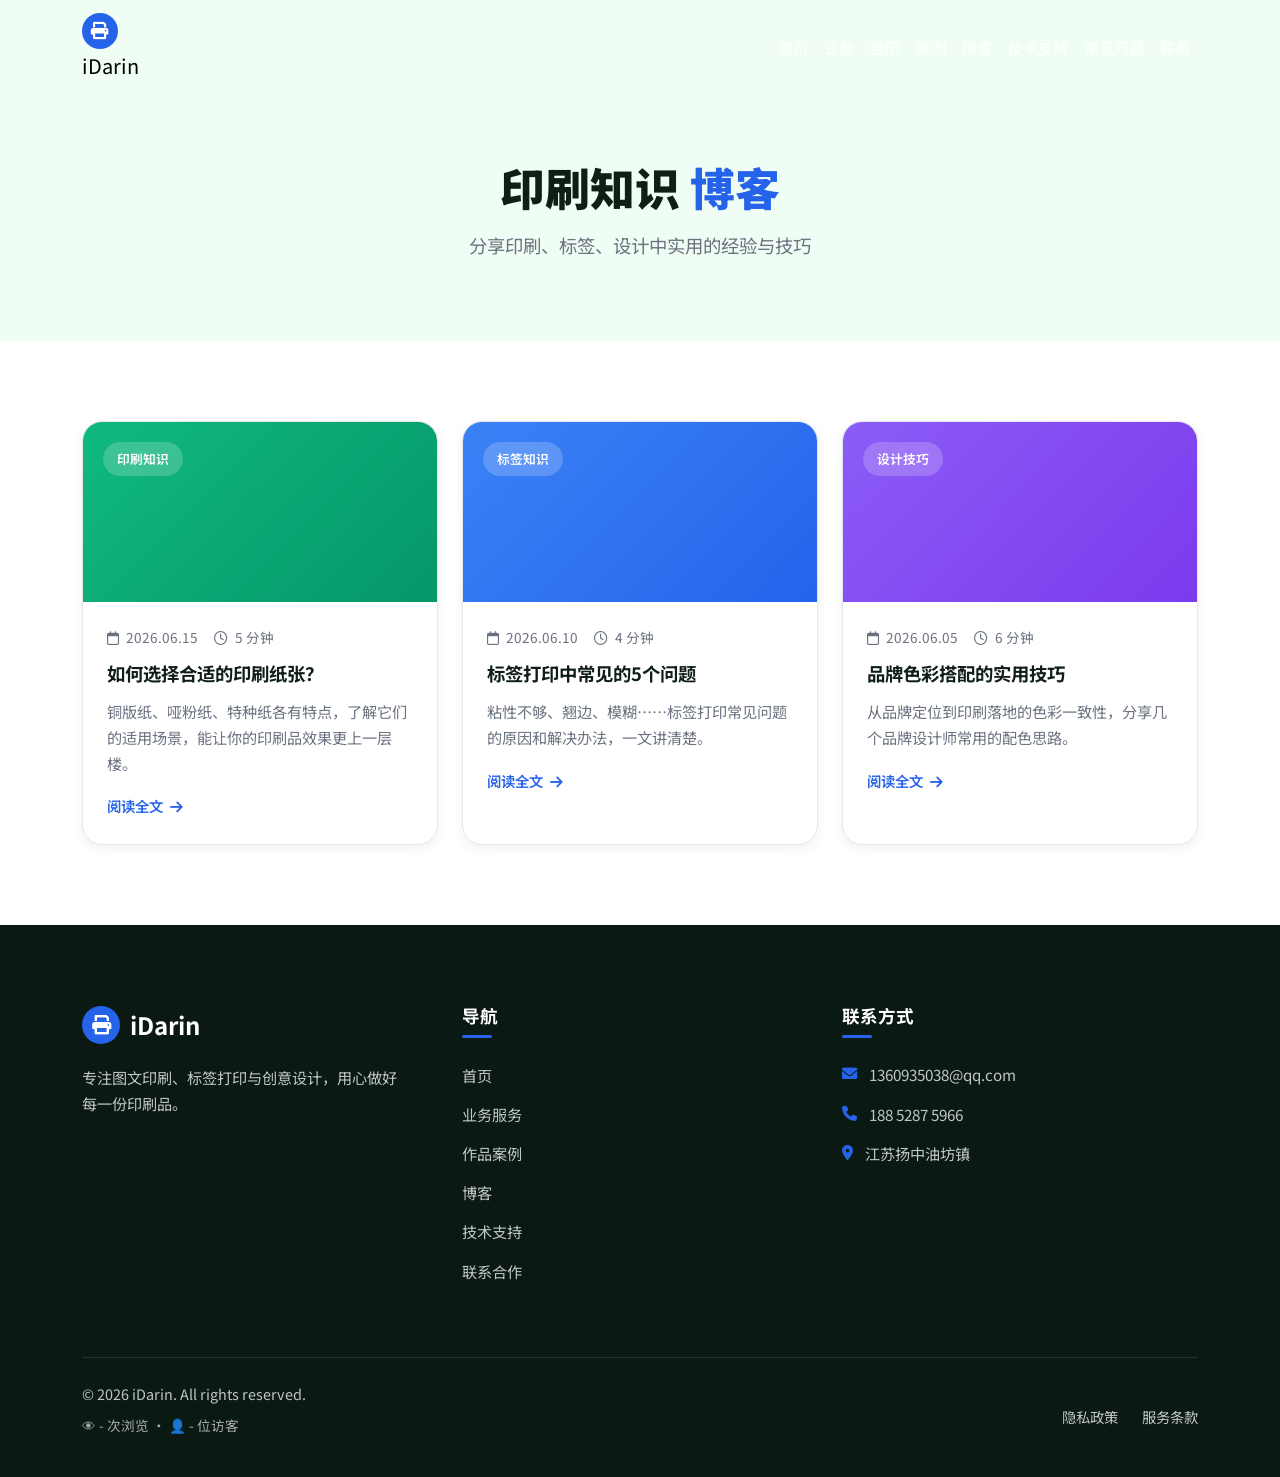
<file: blog/index.html>
<!DOCTYPE html>
<html lang="zh-CN" data-theme="light">
<head>
    <meta charset="UTF-8">
    <meta name="viewport" content="width=device-width, initial-scale=1.0">
    <title>印刷知识博客 - iDarin</title>
    <meta name="description" content="分享印刷、标签、设计中的实用经验与技巧。不干胶标签、数码打印、图文制作、商标印制知识分享。">
    <meta name="keywords" content="印刷知识,标签知识,设计技巧,不干胶标签,数码打印,图文制作,iDarin">
    <meta name="author" content="iDarin">
    <meta name="robots" content="index, follow">
    <link rel="canonical" href="https://www.idarin.cn/blog/">

    <!-- Bootstrap 5 CSS -->
    <link href="https://cdn.bootcdn.net/ajax/libs/twitter-bootstrap/5.3.0-alpha1/css/bootstrap.min.css" rel="stylesheet">
    <!-- Font Awesome -->
    <link rel="stylesheet" href="https://cdn.bootcdn.net/ajax/libs/font-awesome/6.0.0/css/all.min.css">
    <!-- Google Fonts: 思源黑体 -->
    <link href="https://fonts.googleapis.com/css2?family=Noto+Sans+SC:wght@300;400;500;700;900&display=swap" rel="stylesheet">
    <!-- 自定义样式 -->
    <link rel="stylesheet" href="../css/style.css">
    <!-- Favicon -->
    <link rel="icon" type="image/svg+xml" href="data:image/svg+xml,%3Csvg xmlns='http://www.w3.org/2000/svg' viewBox='0 0 100 100'%3E%3Ccircle cx='50' cy='50' r='50' fill='%232563EB'/%3E%3Ctext x='50' y='68' font-family='Arial' font-size='55' font-weight='bold' fill='white' text-anchor='middle'%3Ei%3C/text%3E%3C/svg%3E">
</head>
<body>

    <!-- ==================== 导航栏 ==================== -->
    <nav class="navbar navbar-expand-lg fixed-top" id="navbar">
        <div class="container">
            <a class="navbar-brand" href="../index.html">
                <span class="brand-icon"><i class="fas fa-print"></i></span>
                <span class="brand-text">iDarin</span>
            </a>
            <button class="navbar-toggler" type="button" data-bs-toggle="collapse" data-bs-target="#blogNavbar" aria-controls="blogNavbar" aria-expanded="false" aria-label="Toggle navigation">
                <span class="navbar-toggler-icon"></span>
            </button>
            <div class="collapse navbar-collapse" id="blogNavbar">
                <ul class="navbar-nav ms-auto">
                    <li class="nav-item"><a class="nav-link" href="../index.html">首页</a></li>
                    <li class="nav-item"><a class="nav-link" href="../index.html#services">业务</a></li>
                    <li class="nav-item"><a class="nav-link" href="../index.html#experience">经历</a></li>
                    <li class="nav-item"><a class="nav-link" href="../index.html#portfolio">案例</a></li>
                    <li class="nav-item"><a class="nav-link active" href="index.html">博客</a></li>
                    <li class="nav-item"><a class="nav-link" href="../tech-support/index.html">技术支持</a></li>
                    <li class="nav-item"><a class="nav-link" href="../index.html#faq">常见问题</a></li>
                    <li class="nav-item"><a class="nav-link" href="../index.html#contact">联系</a></li>
                </ul>
            </div>
        </div>
    </nav>

    <!-- ==================== 页面标题 ==================== -->
    <section class="page-hero">
        <div class="container text-center">
            <h1 class="page-hero-title">印刷知识 <span class="text-accent">博客</span></h1>
            <p class="page-hero-subtitle">分享印刷、标签、设计中实用的经验与技巧</p>
        </div>
    </section>

    <!-- ==================== 博客列表 ==================== -->
    <section class="blog-page">
        <div class="container">
            <div class="row g-4">

                <!-- 博客 1 -->
                <div class="col-lg-4 col-md-6">
                    <article class="blog-card">
                        <div class="blog-image" style="background: linear-gradient(135deg, #10B981 0%, #059669 100%);">
                            <span class="blog-category">印刷知识</span>
                        </div>
                        <div class="blog-body">
                            <div class="blog-meta">
                                <span><i class="far fa-calendar"></i> 2026.06.15</span>
                                <span><i class="far fa-clock"></i> 5 分钟</span>
                            </div>
                            <h3><a href="#">如何选择合适的印刷纸张？</a></h3>
                            <p>铜版纸、哑粉纸、特种纸各有特点，了解它们的适用场景，能让你的印刷品效果更上一层楼。</p>
                            <a href="#" class="blog-read">阅读全文 <i class="fas fa-arrow-right"></i></a>
                        </div>
                    </article>
                </div>

                <!-- 博客 2 -->
                <div class="col-lg-4 col-md-6">
                    <article class="blog-card">
                        <div class="blog-image" style="background: linear-gradient(135deg, #3B82F6 0%, #2563EB 100%);">
                            <span class="blog-category">标签知识</span>
                        </div>
                        <div class="blog-body">
                            <div class="blog-meta">
                                <span><i class="far fa-calendar"></i> 2026.06.10</span>
                                <span><i class="far fa-clock"></i> 4 分钟</span>
                            </div>
                            <h3><a href="#">标签打印中常见的5个问题</a></h3>
                            <p>粘性不够、翘边、模糊……标签打印常见问题的原因和解决办法，一文讲清楚。</p>
                            <a href="#" class="blog-read">阅读全文 <i class="fas fa-arrow-right"></i></a>
                        </div>
                    </article>
                </div>

                <!-- 博客 3 -->
                <div class="col-lg-4 col-md-6">
                    <article class="blog-card">
                        <div class="blog-image" style="background: linear-gradient(135deg, #8B5CF6 0%, #7C3AED 100%);">
                            <span class="blog-category">设计技巧</span>
                        </div>
                        <div class="blog-body">
                            <div class="blog-meta">
                                <span><i class="far fa-calendar"></i> 2026.06.05</span>
                                <span><i class="far fa-clock"></i> 6 分钟</span>
                            </div>
                            <h3><a href="#">品牌色彩搭配的实用技巧</a></h3>
                            <p>从品牌定位到印刷落地的色彩一致性，分享几个品牌设计师常用的配色思路。</p>
                            <a href="#" class="blog-read">阅读全文 <i class="fas fa-arrow-right"></i></a>
                        </div>
                    </article>
                </div>

            </div>
        </div>
    </section>

    <!-- ==================== 页脚 ==================== -->
    <footer class="footer">
        <div class="container">
            <div class="row g-4">
                <div class="col-lg-4">
                    <div class="footer-brand">
                        <a href="../index.html" class="navbar-brand" style="padding:0;">
                            <span class="brand-icon"><i class="fas fa-print"></i></span>
                            <span class="brand-text">iDarin</span>
                        </a>
                        <p class="footer-desc">专注图文印刷、标签打印与创意设计，用心做好每一份印刷品。</p>
                    </div>
                </div>
                <div class="col-lg-4">
                    <h4 class="footer-title">导航</h4>
                    <ul class="footer-links">
                        <li><a href="../index.html">首页</a></li>
                        <li><a href="../index.html#services">业务服务</a></li>
                        <li><a href="../index.html#portfolio">作品案例</a></li>
                        <li><a href="index.html">博客</a></li>
                        <li><a href="../tech-support/index.html">技术支持</a></li>
                        <li><a href="../index.html#contact">联系合作</a></li>
                    </ul>
                </div>
                <div class="col-lg-4">
                    <h4 class="footer-title">联系方式</h4>
                    <ul class="footer-contact">
                        <li><i class="fas fa-envelope"></i> 1360935038@qq.com</li>
                        <li><i class="fas fa-phone"></i> 188 5287 5966</li>
                        <li><i class="fas fa-map-marker-alt"></i> 江苏扬中油坊镇</li>
                    </ul>
                </div>
            </div>
            <div class="footer-bottom">
                <div class="row align-items-center">
                    <div class="col-md-6">
                        <p class="copyright">© 2026 iDarin. All rights reserved.</p>
                        <p style="margin-top:8px;font-size:0.85rem;color:#aaa;">
                            👁 <span id="busuanzi_value_site_pv">-</span> 次浏览 · 👤 <span id="busuanzi_value_site_uv">-</span> 位访客
                        </p>
                    </div>
                    <div class="col-md-6">
                        <div class="footer-bottom-links">
                            <a href="#">隐私政策</a>
                            <a href="#">服务条款</a>
                        </div>
                    </div>
                </div>
            </div>
        </div>
    </footer>

    <!-- 脚本 -->
    <script src="https://cdn.bootcdn.net/ajax/libs/twitter-bootstrap/5.3.0-alpha1/js/bootstrap.bundle.min.js"></script>
    <script src="../js/script.js"></script>
    <!-- 不蒜子 访问统计 -->
    <script async src="https://busuanzi.ibruce.info/busuanzi/2.3/busuanzi.pure.mini.js"></script>
</body>
</html>
</file>
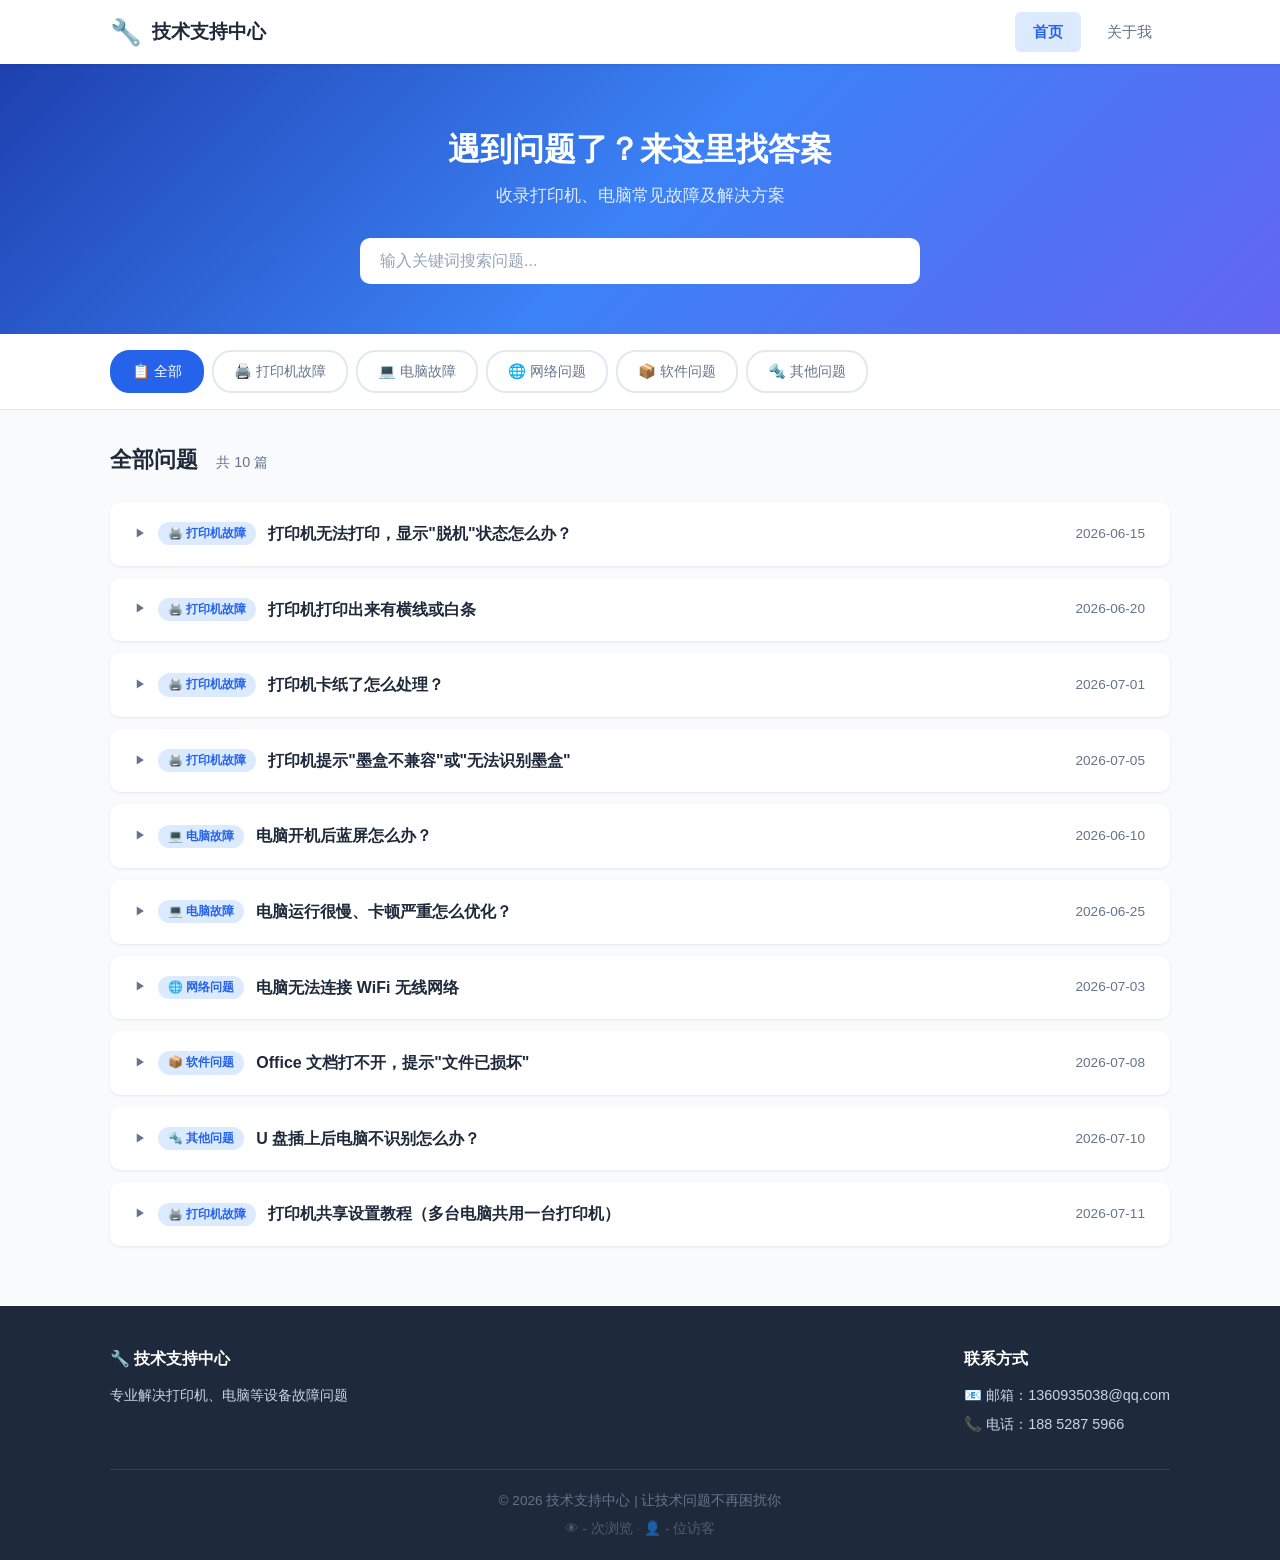
<file: tech-support/index.html>
<!DOCTYPE html>
<html lang="zh-CN">
<head>
    <meta charset="UTF-8">
    <meta name="viewport" content="width=device-width, initial-scale=1.0">
    <title>技术支持中心 - 打印机/电脑故障解决方案</title>
    <link rel="stylesheet" href="css/style.css">
</head>
<body>
    <!-- 顶部导航 -->
    <header class="header">
        <div class="container header-inner">
            <a href="index.html" class="logo">
                <span class="logo-icon">🔧</span>
                <span class="logo-text">技术支持中心</span>
            </a>
            <nav class="nav">
                <a href="index.html" class="nav-link active">首页</a>
                <a href="https://www.idarin.cn" class="nav-link">关于我</a>
            </nav>
            <button class="mobile-menu-btn" id="mobileMenuBtn">☰</button>
        </div>
    </header>

    <!-- 移动端菜单 -->
    <div class="mobile-menu" id="mobileMenu">
        <a href="index.html" class="mobile-nav-link active">首页</a>
        <a href="https://www.idarin.cn" class="mobile-nav-link">关于我</a>
    </div>

    <!-- 搜索区域 -->
    <section class="hero">
        <div class="container">
            <h1 class="hero-title">遇到问题了？来这里找答案</h1>
            <p class="hero-subtitle">收录打印机、电脑常见故障及解决方案</p>
            <div class="search-box">
                <input type="text" id="searchInput" placeholder="输入关键词搜索问题..." class="search-input" oninput="doSearch()">
            </div>
        </div>
    </section>

    <!-- 分类标签 -->
    <section class="categories-section">
        <div class="container">
            <div class="categories" id="categories">
                <span class="category-tag active" onclick="filterCategory('all', this)">📋 全部</span>
                <span class="category-tag" onclick="filterCategory('printer', this)">🖨️ 打印机故障</span>
                <span class="category-tag" onclick="filterCategory('computer', this)">💻 电脑故障</span>
                <span class="category-tag" onclick="filterCategory('network', this)">🌐 网络问题</span>
                <span class="category-tag" onclick="filterCategory('software', this)">📦 软件问题</span>
                <span class="category-tag" onclick="filterCategory('other', this)">🔩 其他问题</span>
            </div>
        </div>
    </section>

    <!-- ==================== 文章列表 ==================== -->
    <!-- 
        添加新文章：复制一整段 <details> ... </details>，修改标题、日期、分类和内容即可
        分类可选值：printer / computer / network / software / other
    -->

    <section class="articles-section">
        <div class="container">
            <h2 class="articles-title">全部问题 <span id="articleCount" class="article-count"></span></h2>
            <div class="faq-list">

                <!-- ===== 打印机类 ===== -->

                <!-- 文章 1 -->
                <details class="faq-item" data-category="printer" data-tags="脱机 连接 驱动" data-date="2026-06-15">
                    <summary>
                        <span class="faq-cat">🖨️ 打印机故障</span>
                        <span class="faq-title">打印机无法打印，显示"脱机"状态怎么办？</span>
                        <span class="faq-date">2026-06-15</span>
                    </summary>
                    <div class="faq-answer">
                        <h3>故障现象</h3>
                        <p>打印机在电脑上显示"脱机"状态，发送打印任务后没有反应。</p>

                        <h3>解决方法（按顺序尝试）</h3>

                        <p><strong>方法一：取消"脱机使用打印机"</strong></p>
                        <p class="step">1. 打开电脑的<strong>控制面板</strong> → <strong>设备和打印机</strong></p>
                        <p class="step">2. 右键点击你的打印机图标</p>
                        <p class="step">3. 查看是否勾选了<strong>"脱机使用打印机"</strong>，如果勾选了，<strong>取消勾选</strong></p>
                        <p class="step">4. 如果菜单里有<strong>"暂停打印"</strong>，也一并取消</p>

                        <p><strong>方法二：重启打印服务</strong></p>
                        <p class="step">1. 在电脑搜索栏输入 <strong>services.msc</strong> 并打开</p>
                        <p class="step">2. 找到 <strong>Print Spooler</strong> 服务</p>
                        <p class="step">3. 右键选择<strong>重新启动</strong></p>
                        <p class="step">4. 重新打开打印机，尝试打印</p>

                        <p><strong>方法三：检查连接线/USB口</strong></p>
                        <p class="step">1. 拔掉打印机的 USB 线，等待 10 秒</p>
                        <p class="step">2. 换一个 USB 接口重新插入</p>
                        <p class="step">3. 听到电脑"叮咚"的识别声后，再尝试打印</p>

                        <p class="warning">⚠ 如果以上方法都无效，可能是打印机驱动损坏，需要重新安装驱动。</p>
                    </div>
                </details>

                <!-- 文章 2 -->
                <details class="faq-item" data-category="printer" data-tags="横线 白条 喷头 墨盒" data-date="2026-06-20">
                    <summary>
                        <span class="faq-cat">🖨️ 打印机故障</span>
                        <span class="faq-title">打印机打印出来有横线或白条</span>
                        <span class="faq-date">2026-06-20</span>
                    </summary>
                    <div class="faq-answer">
                        <h3>故障现象</h3>
                        <p>打印出来的纸张上有明显的横向线条、白条或颜色不均匀。</p>

                        <h3>解决方法</h3>

                        <p><strong>喷墨打印机：</strong></p>
                        <p class="step">1. 打开打印机属性，找到<strong>维护</strong>或<strong>工具</strong>选项</p>
                        <p class="step">2. 执行<strong>打印头清洗</strong>（可能需要 2-3 次）</p>
                        <p class="step">3. 清洗后执行<strong>喷嘴检查</strong>，打印测试页查看效果</p>
                        <p class="step">4. 如果仍不行，取出墨盒，用干净的湿纸巾轻轻擦拭喷头触点</p>

                        <p><strong>激光打印机：</strong></p>
                        <p class="step">1. 取出硒鼓，轻轻左右摇晃几次（让碳粉均匀分布）</p>
                        <p class="step">2. 检查硒鼓表面是否有划痕或损坏</p>
                        <p class="step">3. 如果硒鼓寿命已到（一般打印 2000-3000 页），需要更换新硒鼓</p>

                        <p class="warning">⚠ 注意：处理硒鼓时避免直接用手触碰感光鼓表面。</p>
                    </div>
                </details>

                <!-- 文章 3 -->
                <details class="faq-item" data-category="printer" data-tags="卡纸 进纸 纸张" data-date="2026-07-01">
                    <summary>
                        <span class="faq-cat">🖨️ 打印机故障</span>
                        <span class="faq-title">打印机卡纸了怎么处理？</span>
                        <span class="faq-date">2026-07-01</span>
                    </summary>
                    <div class="faq-answer">
                        <h3>故障现象</h3>
                        <p>打印机停止工作，面板上闪烁红灯或显示"卡纸"提示。</p>

                        <h3>正确处理方法</h3>
                        <p class="step">1. <strong>先关闭打印机电源</strong>（重要！带电操作可能损坏机器）</p>
                        <p class="step">2. 打开打印机的前盖和/或后盖</p>
                        <p class="step">3. <strong>顺着出纸方向</strong>轻轻拉出纸张，不要逆向拉扯</p>
                        <p class="step">4. 如果纸张撕裂，务必将所有碎片清理干净</p>
                        <p class="step">5. 检查纸道内是否有异物（回形针、订书钉等）</p>
                        <p class="step">6. 重新装好纸张（不要超过纸盘容量，纸张要整齐）</p>
                        <p class="step">7. 开机测试打印</p>

                        <p class="warning">⚠ 切忌：不要用蛮力拉扯卡住的纸张！如果看不到纸头，建议拆机或联系技术人员。</p>

                        <h3>预防卡纸的小技巧</h3>
                        <ul>
                            <li>纸张存放要干燥，受潮的纸容易卡</li>
                            <li>装纸前把纸抖松，避免纸张粘连</li>
                            <li>不要混用不同厚度/尺寸的纸张</li>
                            <li>定期清理打印机内部的纸屑和灰尘</li>
                        </ul>
                    </div>
                </details>

                <!-- 文章 4 -->
                <details class="faq-item" data-category="printer" data-tags="墨盒 不兼容 触点" data-date="2026-07-05">
                    <summary>
                        <span class="faq-cat">🖨️ 打印机故障</span>
                        <span class="faq-title">打印机提示"墨盒不兼容"或"无法识别墨盒"</span>
                        <span class="faq-date">2026-07-05</span>
                    </summary>
                    <div class="faq-answer">
                        <h3>故障现象</h3>
                        <p>更换新墨盒后，打印机屏幕提示"墨盒不兼容"、"无法识别墨盒"或墨盒灯闪烁。</p>

                        <h3>解决方法</h3>
                        <p class="step">1. <strong>确认墨盒型号</strong>：检查墨盒包装上的型号是否与打印机匹配</p>
                        <p class="step">2. <strong>撕掉保护膜</strong>：新墨盒底部通常有黄色/橙色的保护膜，必须撕掉</p>
                        <p class="step">3. <strong>清洁触点</strong>：用干净的棉签蘸少量酒精，轻轻擦拭墨盒背面的金属触点</p>
                        <p class="step">4. 同样清洁打印机内部的墨盒触点</p>
                        <p class="step">5. 重新安装墨盒，确保听到"咔嗒"一声卡到位</p>
                        <p class="step">6. 重启打印机</p>

                        <p class="warning">⚠ 如果以上步骤都无效，可能是墨盒本身有质量问题，建议联系购买处退换。</p>
                    </div>
                </details>

                <!-- ===== 电脑类 ===== -->

                <!-- 文章 5 -->
                <details class="faq-item" data-category="computer" data-tags="蓝屏 开机 Windows" data-date="2026-06-10">
                    <summary>
                        <span class="faq-cat">💻 电脑故障</span>
                        <span class="faq-title">电脑开机后蓝屏怎么办？</span>
                        <span class="faq-date">2026-06-10</span>
                    </summary>
                    <div class="faq-answer">
                        <h3>故障现象</h3>
                        <p>电脑开机后出现蓝色背景的错误提示页面，无法正常进入系统。</p>

                        <h3>解决步骤</h3>
                        <p class="step">1. <strong>记录错误代码</strong>：蓝屏底部通常有一串代码（如 0x0000007B），拍照记录下来</p>
                        <p class="step">2. <strong>重启电脑</strong>：有时只是一次偶发故障，重启即可</p>
                        <p class="step">3. <strong>进入安全模式</strong>：开机时反复按 F8（或 Shift+F8），选择"安全模式"</p>
                        <p class="step">4. 在安全模式下，卸载最近安装的软件或驱动</p>
                        <p class="step">5. 打开命令提示符（管理员），运行：<code>sfc /scannow</code> 修复系统文件</p>
                        <p class="step">6. 如果以上无效，考虑<strong>系统还原</strong>或<strong>重装系统</strong></p>

                        <p class="warning">⚠ 如果蓝屏频繁出现且代码指向硬件（如 MEMORY_MANAGEMENT），可能是内存条故障，建议送修检测。</p>
                    </div>
                </details>

                <!-- 文章 6 -->
                <details class="faq-item" data-category="computer" data-tags="卡顿 慢 优化 清理" data-date="2026-06-25">
                    <summary>
                        <span class="faq-cat">💻 电脑故障</span>
                        <span class="faq-title">电脑运行很慢、卡顿严重怎么优化？</span>
                        <span class="faq-date">2026-06-25</span>
                    </summary>
                    <div class="faq-answer">
                        <h3>常见原因</h3>
                        <ul>
                            <li>开机启动项太多</li>
                            <li>C 盘空间不足</li>
                            <li>后台程序占用过高</li>
                            <li>电脑中病毒或恶意软件</li>
                        </ul>

                        <h3>优化方法</h3>

                        <p><strong>1. 清理开机启动项</strong></p>
                        <p class="step">按 Ctrl+Shift+Esc 打开任务管理器 → 切换到"启动"标签 → 禁用不必要的启动项</p>

                        <p><strong>2. 清理磁盘空间</strong></p>
                        <p class="step">打开"此电脑" → 右键 C 盘 → 属性 → 磁盘清理 → 清理系统文件</p>
                        <p class="step">建议 C 盘保留至少 20GB 以上可用空间</p>

                        <p><strong>3. 卸载不用的软件</strong></p>
                        <p class="step">控制面板 → 程序和功能 → 卸载长期不用的软件</p>

                        <p><strong>4. 查杀病毒</strong></p>
                        <p class="step">使用火绒、360 等安全软件全盘扫描</p>

                        <p class="warning">⚠ 如果电脑配置本身太低（如内存低于 4GB），建议升级硬件（加内存、换固态硬盘）效果最明显。</p>
                    </div>
                </details>

                <!-- ===== 网络类 ===== -->

                <!-- 文章 7 -->
                <details class="faq-item" data-category="network" data-tags="WiFi 无线 网络 连接" data-date="2026-07-03">
                    <summary>
                        <span class="faq-cat">🌐 网络问题</span>
                        <span class="faq-title">电脑无法连接 WiFi 无线网络</span>
                        <span class="faq-date">2026-07-03</span>
                    </summary>
                    <div class="faq-answer">
                        <h3>故障现象</h3>
                        <p>电脑右下角网络图标显示红叉，或能搜到 WiFi 但连接失败。</p>

                        <h3>排查步骤</h3>
                        <p class="step">1. <strong>检查 WiFi 开关</strong>：部分笔记本有物理 WiFi 开关或 Fn+功能键开关，确保已打开</p>
                        <p class="step">2. <strong>检查飞行模式</strong>：确认飞行模式已关闭</p>
                        <p class="step">3. <strong>重启路由器和电脑</strong>：拔掉路由器电源等 30 秒再插上</p>
                        <p class="step">4. <strong>忘记网络重连</strong>：WiFi 列表 → 右键该网络 → 忘记 → 重新输入密码连接</p>
                        <p class="step">5. <strong>更新网卡驱动</strong>：设备管理器 → 网络适配器 → 右键无线网卡 → 更新驱动</p>
                        <p class="step">6. <strong>用手机热点测试</strong>：如果手机热点能连上，说明是路由器问题；如果也连不上，说明是电脑问题</p>

                        <p class="warning">⚠ 如果网卡驱动显示黄色感叹号，说明驱动有问题，需要从官网下载对应驱动安装。</p>
                    </div>
                </details>

                <!-- ===== 软件类 ===== -->

                <!-- 文章 8 -->
                <details class="faq-item" data-category="software" data-tags="Office Word Excel 文件损坏" data-date="2026-07-08">
                    <summary>
                        <span class="faq-cat">📦 软件问题</span>
                        <span class="faq-title">Office 文档打不开，提示"文件已损坏"</span>
                        <span class="faq-date">2026-07-08</span>
                    </summary>
                    <div class="faq-answer">
                        <h3>解决方法</h3>

                        <p><strong>Word 文档修复：</strong></p>
                        <p class="step">1. 打开 Word → 文件 → 打开 → 浏览</p>
                        <p class="step">2. 选中打不开的文件，点击"打开"按钮旁的下拉箭头</p>
                        <p class="step">3. 选择<strong>"打开并修复"</strong></p>

                        <p><strong>Excel 文档修复：</strong></p>
                        <p class="step">1. 打开 Excel → 文件 → 打开 → 浏览</p>
                        <p class="step">2. 同样选择"打开并修复"</p>
                        <p class="step">3. 如果弹出对话框，选择<strong>"提取数据"</strong></p>

                        <p><strong>使用 WPS 打开</strong></p>
                        <p class="step">有时 WPS 的兼容性比 Office 更好，可以尝试用 WPS 打开再另存为新的 Office 文件。</p>

                        <p class="warning">⚠ 重要文件建议定期备份！U 盘里的文件更容易损坏，建议在电脑硬盘上也存一份。</p>
                    </div>
                </details>

                <!-- ===== 其他类 ===== -->

                <!-- 文章 9 -->
                <details class="faq-item" data-category="other" data-tags="U盘 不识别 USB" data-date="2026-07-10">
                    <summary>
                        <span class="faq-cat">🔩 其他问题</span>
                        <span class="faq-title">U 盘插上后电脑不识别怎么办？</span>
                        <span class="faq-date">2026-07-10</span>
                    </summary>
                    <div class="faq-answer">
                        <h3>排查步骤</h3>
                        <p class="step">1. <strong>换一个 USB 接口</strong>：先试试其他接口，排除单个接口故障</p>
                        <p class="step">2. <strong>换一台电脑</strong>：确认是 U 盘问题还是电脑问题</p>
                        <p class="step">3. <strong>检查设备管理器</strong>：右键"此电脑" → 管理 → 设备管理器 → 查看"通用串行总线控制器"是否有黄色感叹号</p>
                        <p class="step">4. <strong>磁盘管理查看</strong>：右键"此电脑" → 管理 → 磁盘管理 → 看是否能找到 U 盘（可能没有盘符）</p>
                        <p class="step">5. 如果在磁盘管理中能看到，右键给它<strong>分配盘符</strong></p>

                        <p class="warning">⚠ 如果磁盘管理中完全看不到 U 盘，且换电脑也不识别，U 盘可能已经硬件损坏。如果数据重要，建议找专业数据恢复。</p>
                    </div>
                </details>

                <!-- 文章 10 -->
                <details class="faq-item" data-category="printer" data-tags="共享 局域网 多台电脑" data-date="2026-07-11">
                    <summary>
                        <span class="faq-cat">🖨️ 打印机故障</span>
                        <span class="faq-title">打印机共享设置教程（多台电脑共用一台打印机）</span>
                        <span class="faq-date">2026-07-11</span>
                    </summary>
                    <div class="faq-answer">
                        <h3>前提条件</h3>
                        <p>所有电脑必须在<strong>同一个局域网</strong>内（连接同一个路由器）。</p>

                        <h3>主机端设置（连接打印机的电脑）</h3>
                        <p class="step">1. 控制面板 → 设备和打印机 → 右键打印机 → <strong>打印机属性</strong></p>
                        <p class="step">2. 切换到<strong>"共享"</strong>标签 → 勾选<strong>"共享这台打印机"</strong></p>
                        <p class="step">3. 设置一个简单的共享名（如 Printer）→ 确定</p>
                        <p class="step">4. 控制面板 → 网络和共享中心 → 更改高级共享设置 → 启用<strong>网络发现</strong>和<strong>文件和打印机共享</strong></p>

                        <h3>客户端设置（其他电脑）</h3>
                        <p class="step">1. 按 Win+R 键，输入 <code>\\\\主机电脑名</code> 或 <code>\\\\主机IP地址</code></p>
                        <p class="step">2. 找到共享的打印机，双击安装驱动</p>
                        <p class="step">3. 安装完成后即可使用</p>

                        <p class="warning">⚠ 所有电脑建议设置相同的<strong>工作组</strong>（通常是 WORKGROUP），可避免很多共享问题。</p>
                    </div>
                </details>

            </div>
            <div class="no-result" id="noResult" style="display:none;">
                <p>😕 没有找到相关问题</p>
                <p>试试其他关键词，或者联系我获取帮助</p>
            </div>
        </div>
    </section>

    <!-- 页脚 -->
    <footer class="footer">
        <div class="container">
            <div class="footer-content">
                <div class="footer-info">
                    <h3>🔧 技术支持中心</h3>
                    <p>专业解决打印机、电脑等设备故障问题</p>
                </div>
                <div class="footer-contact">
                    <h3>联系方式</h3>
                    <p>📧 邮箱：1360935038@qq.com</p>
                    <p>📞 电话：188 5287 5966</p>
                </div>
            </div>
            <div class="footer-bottom">
                <p>&copy; 2026 技术支持中心 | 让技术问题不再困扰你</p>
                <p style="margin-top:6px;font-size:0.85rem;opacity:0.7;">
                    👁 <span id="busuanzi_value_site_pv">-</span> 次浏览 · 👤 <span id="busuanzi_value_site_uv">-</span> 位访客
                </p>
            </div>
        </div>
    </footer>

    <script>
        // ========== 搜索 & 分类筛选 ==========
        let currentCategory = "all";

        function filterCategory(cat, el) {
            currentCategory = cat;
            // 切换标签样式
            document.querySelectorAll(".category-tag").forEach(t => t.classList.remove("active"));
            el.classList.add("active");
            // 清空搜索
            document.getElementById("searchInput").value = "";
            applyFilters();
        }

        function doSearch() {
            currentCategory = "all";
            document.querySelectorAll(".category-tag").forEach(t => t.classList.remove("active"));
            document.querySelector('.category-tag[onclick*="all"]').classList.add("active");
            applyFilters();
        }

        function applyFilters() {
            const keyword = document.getElementById("searchInput").value.trim().toLowerCase();
            const items = document.querySelectorAll(".faq-item");
            let visibleCount = 0;

            items.forEach(item => {
                const cat = item.getAttribute("data-category");
                const tags = (item.getAttribute("data-tags") || "").toLowerCase();
                const title = item.querySelector(".faq-title").textContent.toLowerCase();

                // 分类匹配
                const catMatch = (currentCategory === "all" || cat === currentCategory);
                // 搜索匹配
                const searchMatch = (!keyword || title.includes(keyword) || tags.includes(keyword));

                if (catMatch && searchMatch) {
                    item.style.display = "";
                    visibleCount++;
                } else {
                    item.style.display = "none";
                }
            });

            // 更新数量
            document.getElementById("articleCount").textContent = "共 " + visibleCount + " 篇";

            // 无结果显示
            document.getElementById("noResult").style.display = visibleCount === 0 ? "block" : "none";
        }

        // 移动端菜单
        document.getElementById("mobileMenuBtn").addEventListener("click", () => {
            document.getElementById("mobileMenu").classList.toggle("active");
        });

        // 初始计数
        document.addEventListener("DOMContentLoaded", () => {
            const total = document.querySelectorAll(".faq-item").length;
            document.getElementById("articleCount").textContent = "共 " + total + " 篇";
        });
    </script>
    <!-- 不蒜子 访问统计 -->
    <script async src="https://busuanzi.ibruce.info/busuanzi/2.3/busuanzi.pure.mini.js"></script>
</body>
</html>
</file>
<file: css/style.css>
/* =========================================================
   iDarin 个人网站样式表
   绿色系主题 / 支持亮暗模式 / 响应式设计
   ========================================================= */

/* ==================== 设计变量 ==================== */
:root {
    /* 主色 */
    --color-primary: #2563EB;
    --color-primary-dark: #1D4ED8;
    --color-primary-light: #60A5FA;
    --color-primary-soft: rgba(37, 99, 235, 0.1);

    /* 亮色模式 */
    --bg-body: #FFFFFF;
    --bg-page: #FAFDFB;
    --bg-card: #FFFFFF;
    --bg-dark-section: #0F1F17;
    --bg-footer: #0A1A12;
    --bg-input: #FFFFFF;
    --bg-muted: #F0FDF4;

    --text-main: #1A2E1A;
    --text-heading: #0F1F17;
    --text-muted: #6B7280;
    --text-light: #FFFFFF;
    --text-light-muted: rgba(255, 255, 255, 0.75);

    --border-color: #E5E7EB;
    --border-color-strong: #D1D5DB;
    --shadow: 0 10px 40px rgba(0, 0, 0, 0.08);
    --shadow-sm: 0 4px 12px rgba(0, 0, 0, 0.06);
    --shadow-lg: 0 20px 60px rgba(0, 0, 0, 0.12);

    --radius-sm: 12px;
    --radius-md: 20px;
    --radius-lg: 30px;
    --radius-full: 50%;

    --nav-bg: #0A1A12;
    --nav-text: #FFFFFF;

    --transition: all 0.3s ease;
    --transition-slow: all 0.5s cubic-bezier(0.34, 1.56, 0.64, 1);
}

/* 暗色模式 */
html[data-theme="dark"] {
    --bg-body: #0F1F17;
    --bg-page: #0F1F17;
    --bg-card: #142920;
    --bg-dark-section: #0A1A12;
    --bg-footer: #0A1A12;
    --bg-input: #142920;
    --bg-muted: #142920;

    --text-main: #E0E7E0;
    --text-heading: #FFFFFF;
    --text-muted: #9CA3AF;
    --text-light: #FFFFFF;
    --text-light-muted: rgba(255, 255, 255, 0.7);

    --border-color: #1F3D2E;
    --border-color-strong: #2F513C;
    --shadow: 0 10px 40px rgba(0, 0, 0, 0.3);
    --shadow-sm: 0 4px 12px rgba(0, 0, 0, 0.2);
    --shadow-lg: 0 20px 60px rgba(0, 0, 0, 0.4);
}

/* ==================== 基础重置 ==================== */
*,
*::before,
*::after {
    box-sizing: border-box;
}

html {
    scroll-behavior: smooth;
    overflow-x: hidden;
}

body {
    font-family: 'Noto Sans SC', -apple-system, BlinkMacSystemFont, 'Segoe UI', sans-serif;
    color: var(--text-main);
    background-color: var(--bg-body);
    line-height: 1.7;
    overflow-x: hidden;
    transition: background-color 0.3s ease, color 0.3s ease;
}

a {
    color: inherit;
    text-decoration: none;
    transition: var(--transition);
}

img {
    max-width: 100%;
    height: auto;
    display: block;
}

ul, ol {
    list-style: none;
    padding: 0;
    margin: 0;
}

section {
    position: relative;
}

.text-accent {
    color: var(--color-primary) !important;
}

.link-accent {
    color: var(--color-primary);
    font-weight: 600;
}

.link-accent:hover {
    color: var(--color-primary-dark);
}

.link-accent i {
    margin-left: 6px;
    transition: transform 0.3s ease;
}

.link-accent:hover i {
    transform: translateX(4px);
}

/* ==================== 预加载动画 ==================== */
#preloader {
    position: fixed;
    inset: 0;
    background: var(--bg-body);
    z-index: 9999;
    display: flex;
    align-items: center;
    justify-content: center;
    transition: opacity 0.5s ease, visibility 0.5s ease;
}

body.loaded #preloader {
    opacity: 0;
    visibility: hidden;
}

.preloader-inner {
    position: relative;
    width: 120px;
    height: 120px;
}

.preloader-ring {
    position: absolute;
    inset: 0;
    border: 4px solid var(--bg-muted);
    border-top-color: var(--color-primary);
    border-radius: 50%;
    animation: spin 1s linear infinite;
}

.preloader-brand {
    position: absolute;
    top: 50%;
    left: 50%;
    transform: translate(-50%, -50%);
    width: 56px;
    height: 56px;
    background: var(--color-primary);
    color: white;
    border-radius: 50%;
    display: flex;
    align-items: center;
    justify-content: center;
    font-size: 28px;
    font-weight: 700;
}

@keyframes spin {
    to { transform: rotate(360deg); }
}

/* ==================== 按钮样式 ==================== */
.btn-accent {
    display: inline-flex;
    align-items: center;
    justify-content: center;
    gap: 8px;
    background: var(--color-primary);
    color: white;
    border: 2px solid var(--color-primary);
    padding: 14px 32px;
    border-radius: var(--radius-lg);
    font-weight: 600;
    transition: var(--transition);
    box-shadow: 0 8px 20px rgba(37, 99, 235, 0.3);
}

.btn-accent:hover {
    background: var(--color-primary-dark);
    border-color: var(--color-primary-dark);
    color: white;
    transform: translateY(-3px);
    box-shadow: 0 12px 28px rgba(37, 99, 235, 0.4);
}

.btn-accent i {
    transition: transform 0.3s ease;
}

.btn-accent:hover i {
    transform: translateX(4px);
}

.btn-accent.btn-small {
    padding: 10px 24px;
    font-size: 0.95rem;
}

.btn-accent.btn-lg {
    padding: 16px 40px;
}

.btn-outline-dark {
    display: inline-flex;
    align-items: center;
    justify-content: center;
    gap: 8px;
    background: transparent;
    color: var(--text-heading);
    border: 2px solid var(--text-heading);
    padding: 14px 32px;
    border-radius: var(--radius-lg);
    font-weight: 600;
    transition: var(--transition);
}

.btn-outline-dark:hover {
    background: var(--text-heading);
    color: var(--bg-body);
    transform: translateY(-3px);
}

html[data-theme="dark"] .btn-outline-dark:hover {
    color: var(--bg-body);
}

/* ==================== 导航栏 ==================== */
.nav-bar {
    position: fixed;
    top: 16px;
    left: 50%;
    transform: translateX(-50%);
    width: calc(100% - 32px);
    max-width: 1400px;
    z-index: 1000;
    background: var(--nav-bg);
    border-radius: var(--radius-lg);
    padding: 12px 24px;
    box-shadow: 0 8px 30px rgba(0, 0, 0, 0.2);
    transition: var(--transition);
}

.nav-bar.scrolled {
    padding: 10px 24px;
    box-shadow: 0 12px 40px rgba(0, 0, 0, 0.25);
}

.nav-wrapper {
    display: flex;
    align-items: center;
    justify-content: space-between;
}

.nav-menu {
    display: flex;
    align-items: center;
    gap: 32px;
}

.nav-link {
    color: var(--nav-text);
    font-weight: 500;
    font-size: 0.95rem;
    position: relative;
    padding: 6px 0;
    opacity: 0.85;
    transition: var(--transition);
}

.nav-link::after {
    content: '';
    position: absolute;
    bottom: 0;
    left: 0;
    width: 0;
    height: 2px;
    background: var(--color-primary);
    transition: width 0.3s ease;
}

.nav-link:hover,
.nav-link.active {
    opacity: 1;
    color: var(--color-primary);
}

.nav-link.active::after,
.nav-link:hover::after {
    width: 100%;
}

.nav-brand {
    display: flex;
    align-items: center;
    gap: 14px;
}

.brand-link {
    display: flex;
    align-items: center;
    gap: 10px;
    color: white;
    font-weight: 700;
    font-size: 1.4rem;
}

.brand-link:hover {
    color: var(--color-primary-light);
}

.brand-icon {
    width: 36px;
    height: 36px;
    background: var(--color-primary);
    color: white;
    border-radius: 50%;
    display: flex;
    align-items: center;
    justify-content: center;
    font-weight: 700;
    font-size: 1.1rem;
}

/* 主题切换按钮 */
.theme-toggle {
    position: relative;
    width: 44px;
    height: 44px;
    border-radius: 50%;
    background: rgba(255, 255, 255, 0.1);
    border: 1px solid rgba(255, 255, 255, 0.2);
    color: white;
    cursor: pointer;
    display: flex;
    align-items: center;
    justify-content: center;
    overflow: hidden;
    transition: var(--transition);
}

.theme-toggle:hover {
    background: rgba(255, 255, 255, 0.2);
    transform: rotate(15deg);
}

.theme-toggle-icon {
    position: absolute;
    transition: opacity 0.3s ease, transform 0.3s ease;
}

.theme-toggle-icon.dark {
    opacity: 1;
    transform: scale(1) rotate(0);
}

.theme-toggle-icon.light {
    opacity: 0;
    transform: scale(0) rotate(-90deg);
}

html[data-theme="dark"] .theme-toggle-icon.dark {
    opacity: 0;
    transform: scale(0) rotate(90deg);
}

html[data-theme="dark"] .theme-toggle-icon.light {
    opacity: 1;
    transform: scale(1) rotate(0);
}

.theme-toggle-mobile {
    margin: 16px auto 0;
    display: none;
}

/* 移动端菜单按钮 */
.nav-mobile-toggle {
    display: none;
    flex-direction: column;
    justify-content: center;
    gap: 5px;
    width: 40px;
    height: 40px;
    background: transparent;
    border: none;
    cursor: pointer;
}

.nav-mobile-toggle span {
    display: block;
    width: 24px;
    height: 2px;
    background: white;
    border-radius: 2px;
    transition: var(--transition);
    transform-origin: center;
}

.nav-mobile-toggle.active span:nth-child(1) {
    transform: translateY(7px) rotate(45deg);
}

.nav-mobile-toggle.active span:nth-child(2) {
    opacity: 0;
}

.nav-mobile-toggle.active span:nth-child(3) {
    transform: translateY(-7px) rotate(-45deg);
}

/* 移动端菜单 */
.nav-mobile {
    display: none;
    flex-direction: column;
    align-items: center;
    padding: 24px 0;
    gap: 16px;
    border-top: 1px solid rgba(255, 255, 255, 0.1);
    margin-top: 16px;
}

.nav-mobile.open {
    display: flex;
    animation: slideDown 0.3s ease;
}

.nav-mobile .nav-link {
    font-size: 1.1rem;
}

@keyframes slideDown {
    from { opacity: 0; transform: translateY(-10px); }
    to { opacity: 1; transform: translateY(0); }
}

/* ==================== 通用标题样式 ==================== */
.section-title {
    font-size: 2.6rem;
    font-weight: 700;
    color: var(--text-heading);
    line-height: 1.3;
    margin-bottom: 0;
}

.section-subtitle {
    font-size: 1.05rem;
    color: var(--text-muted);
    margin-top: 16px;
    margin-bottom: 0;
}

.section-desc {
    font-size: 1.05rem;
    color: var(--text-muted);
    line-height: 1.8;
}

/* ==================== Hero 首屏 ==================== */
.hero {
    padding: 160px 0 80px;
    background: var(--bg-page);
    transition: background-color 0.3s ease;
}

.hero-header {
    text-align: center;
    margin-bottom: 48px;
}

.greeting-bubble {
    display: inline-block;
    background: var(--bg-card);
    border: 1px solid var(--border-color);
    color: var(--text-main);
    padding: 8px 20px;
    border-radius: 50px;
    font-size: 0.95rem;
    font-weight: 500;
    margin-bottom: 16px;
    position: relative;
    box-shadow: var(--shadow-sm);
    transition: var(--transition);
}

.greeting-bubble::after {
    content: '';
    position: absolute;
    top: -6px;
    right: -6px;
    width: 14px;
    height: 14px;
    background: var(--color-primary);
    border-radius: 50%;
}

.hero-name {
    font-size: 3.8rem;
    font-weight: 900;
    color: var(--text-heading);
    margin-bottom: 8px;
    line-height: 1.2;
}

.hero-name .text-accent {
    position: relative;
}

.hero-role {
    font-size: 1.4rem;
    color: var(--text-muted);
    font-weight: 500;
}

.hero-side {
    padding: 30px 20px;
}

.hero-quote {
    position: relative;
    padding-left: 28px;
    max-width: 320px;
}

.hero-quote .quote-mark {
    position: absolute;
    left: 0;
    top: -16px;
    font-size: 3rem;
    color: var(--color-primary);
    font-family: Georgia, serif;
    line-height: 1;
}

.hero-quote p {
    font-size: 1.15rem;
    color: var(--text-muted);
    line-height: 1.7;
    margin: 0;
}

.hero-stat {
    margin-top: 36px;
}

.hero-stat h3 {
    font-size: 2.6rem;
    font-weight: 800;
    color: var(--text-heading);
    margin-bottom: 4px;
    line-height: 1;
}

.hero-stat p {
    font-size: 1rem;
    color: var(--text-muted);
    margin: 0;
}

.hero-stars {
    color: #EF4444;
    font-size: 1.2rem;
    margin-bottom: 16px;
}

.hero-portrait {
    position: relative;
    display: inline-block;
    max-width: 340px;
    width: 100%;
}

.hero-photo-bg {
    position: absolute;
    bottom: 0;
    left: 50%;
    transform: translateX(-50%);
    width: 90%;
    height: 75%;
    background: var(--color-primary);
    border-radius: 50%;
    z-index: 0;
}

.hero-photo {
    position: relative;
    z-index: 1;
    border-radius: 50%;
    overflow: hidden;
    aspect-ratio: 1 / 1;
    margin-bottom: -30px;
}

.hero-photo img {
    width: 100%;
    height: 100%;
    object-fit: cover;
    object-position: center top;
}

.hero-actions {
    position: relative;
    z-index: 2;
    display: flex;
    justify-content: center;
    gap: 12px;
    padding: 14px;
    background: var(--bg-card);
    border-radius: var(--radius-lg);
    box-shadow: var(--shadow);
    margin: 0 20px;
    transition: background-color 0.3s ease;
}

.hero-actions .btn-accent,
.hero-actions .btn-outline-dark {
    padding: 12px 24px;
    font-size: 0.95rem;
}

/* ==================== 业务服务 ==================== */
.services {
    padding: 100px 0;
    background: var(--bg-dark-section);
    color: var(--text-light);
    margin: 0 16px;
    border-radius: var(--radius-lg);
    transition: background-color 0.3s ease;
}

.services .section-title {
    color: white;
}

.services .section-subtitle {
    color: var(--text-light-muted);
    border-bottom: 1px solid rgba(255, 255, 255, 0.1);
    padding-bottom: 20px;
}

.service-card {
    background: rgba(255, 255, 255, 0.05);
    border: 1px solid rgba(255, 255, 255, 0.1);
    border-radius: var(--radius-md);
    padding: 32px;
    height: 100%;
    transition: var(--transition);
    backdrop-filter: blur(10px);
}

.service-card:hover {
    transform: translateY(-8px);
    border-color: rgba(255, 255, 255, 0.2);
    box-shadow: 0 20px 40px rgba(0, 0, 0, 0.2);
}

.service-card.active {
    background: var(--color-primary);
    border-color: var(--color-primary);
}

.service-card-head {
    display: flex;
    align-items: center;
    gap: 16px;
    margin-bottom: 20px;
    padding-bottom: 20px;
    border-bottom: 1px solid rgba(255, 255, 255, 0.1);
}

.service-card.active .service-card-head {
    border-bottom-color: rgba(255, 255, 255, 0.2);
}

.service-icon {
    width: 56px;
    height: 56px;
    background: rgba(255, 255, 255, 0.1);
    border-radius: var(--radius-sm);
    display: flex;
    align-items: center;
    justify-content: center;
    font-size: 1.4rem;
    color: white;
}

.service-card.active .service-icon {
    background: rgba(255, 255, 255, 0.2);
}

.service-card-head h3 {
    font-size: 1.5rem;
    font-weight: 700;
    margin: 0;
    color: white;
}

.service-card-body p {
    color: var(--text-light-muted);
    font-size: 0.95rem;
    line-height: 1.7;
    margin-bottom: 20px;
}

.service-tags {
    display: flex;
    flex-wrap: wrap;
    gap: 8px;
}

.service-tags li {
    background: rgba(255, 255, 255, 0.1);
    padding: 6px 14px;
    border-radius: 50px;
    font-size: 0.85rem;
    color: white;
}

.service-card.active .service-tags li {
    background: rgba(255, 255, 255, 0.2);
}

/* ==================== 工作经历 ==================== */
.experience {
    padding: 100px 0;
    background: var(--bg-body);
    transition: background-color 0.3s ease;
}

.timeline {
    position: relative;
    max-width: 900px;
    margin: 0 auto;
}

.timeline::before {
    content: '';
    position: absolute;
    left: 33.33%;
    top: 0;
    bottom: 0;
    width: 2px;
    background: var(--border-color);
    transform: translateX(-50%);
}

.timeline-row {
    display: flex;
    align-items: flex-start;
    margin-bottom: 60px;
    position: relative;
}

.timeline-row:last-child {
    margin-bottom: 0;
}

.timeline-meta {
    width: 50%;
    padding-right: 40px;
    text-align: right;
}

.timeline-meta h3 {
    font-size: 1.25rem;
    font-weight: 700;
    color: var(--text-heading);
    margin-bottom: 6px;
}

.timeline-period {
    display: inline-block;
    background: var(--color-primary-soft);
    color: var(--color-primary-dark);
    padding: 4px 12px;
    border-radius: 50px;
    font-size: 0.85rem;
    font-weight: 600;
}

.timeline-marker {
    width: 20px;
    height: 20px;
    border-radius: 50%;
    background: var(--bg-body);
    border: 4px solid var(--border-color-strong);
    position: relative;
    z-index: 1;
    flex-shrink: 0;
    margin-top: 6px;
    transition: border-color 0.3s ease, background-color 0.3s ease;
}

.timeline-marker.active {
    background: var(--color-primary);
    border-color: var(--color-primary);
    box-shadow: 0 0 0 6px var(--color-primary-soft);
}

.timeline-content {
    width: 66.67%;
    padding-left: 40px;
}

.timeline-content h4 {
    font-size: 1.2rem;
    font-weight: 700;
    color: var(--text-heading);
    margin-bottom: 10px;
}

.timeline-content p {
    color: var(--text-muted);
    font-size: 0.95rem;
    line-height: 1.7;
    margin: 0;
}

/* ==================== 为什么选择我 ==================== */
.about {
    padding: 100px 0;
    background: var(--bg-muted);
    transition: background-color 0.3s ease;
}

.about-wrapper {
    background: var(--bg-card);
    border-radius: var(--radius-lg);
    padding: 60px;
    box-shadow: var(--shadow);
    transition: background-color 0.3s ease, box-shadow 0.3s ease;
}

.about-image {
    position: relative;
    max-width: 400px;
    margin: 0 auto;
}

.about-image-bg {
    position: absolute;
    top: 30px;
    left: -30px;
    width: 100%;
    height: 100%;
    background: var(--color-primary);
    border-radius: var(--radius-md);
    z-index: 0;
}

.about-image-frame {
    position: relative;
    z-index: 1;
    border-radius: var(--radius-md);
    overflow: hidden;
    aspect-ratio: 4 / 5;
    box-shadow: var(--shadow-lg);
}

.about-image-frame img {
    width: 100%;
    height: 100%;
    object-fit: cover;
}

.about-badge {
    position: absolute;
    bottom: 30px;
    right: -20px;
    z-index: 2;
    background: var(--bg-card);
    color: var(--color-primary);
    padding: 12px 20px;
    border-radius: 50px;
    font-weight: 700;
    box-shadow: var(--shadow);
    display: flex;
    align-items: center;
    gap: 8px;
    transition: background-color 0.3s ease;
}

.about-content {
    padding-left: 30px;
}

.about-content .section-title {
    margin-bottom: 20px;
}

.about-content .section-desc {
    margin-bottom: 30px;
}

.about-stats {
    margin-bottom: 32px;
}

.about-stat {
    margin-bottom: 20px;
}

.about-stat h3 {
    font-size: 2.4rem;
    font-weight: 800;
    color: var(--text-heading);
    margin-bottom: 4px;
    line-height: 1;
}

.about-stat p {
    color: var(--text-muted);
    margin: 0;
}

/* ==================== 作品案例 ==================== */
.portfolio {
    padding: 100px 0;
    background: var(--bg-body);
    transition: background-color 0.3s ease;
}

.portfolio-slider-wrap {
    position: relative;
}

.portfolio-item {
    padding: 12px;
}

.portfolio-item-bg {
    position: relative;
    aspect-ratio: 4 / 3;
    border-radius: var(--radius-md);
    overflow: hidden;
    background: var(--gradient);
    transition: transform 0.3s ease;
}

.portfolio-item:hover .portfolio-item-bg {
    transform: translateY(-6px);
}

.portfolio-item-overlay {
    position: absolute;
    inset: 0;
    padding: 28px;
    display: flex;
    flex-direction: column;
    justify-content: space-between;
    color: white;
    background: rgba(0, 0, 0, 0.15);
}

.portfolio-category {
    display: inline-block;
    background: rgba(255, 255, 255, 0.2);
    backdrop-filter: blur(10px);
    padding: 6px 14px;
    border-radius: 50px;
    font-size: 0.8rem;
    font-weight: 600;
    width: fit-content;
}

.portfolio-item-overlay h3 {
    font-size: 1.5rem;
    font-weight: 700;
    margin: 0;
    line-height: 1.3;
}

.portfolio-tools {
    display: flex;
    gap: 8px;
    flex-wrap: wrap;
}

.portfolio-tools span {
    background: rgba(255, 255, 255, 0.25);
    padding: 4px 12px;
    border-radius: 50px;
    font-size: 0.8rem;
    font-weight: 500;
}

.portfolio-arrows {
    position: absolute;
    top: 50%;
    left: 0;
    right: 0;
    transform: translateY(-50%);
    display: flex;
    justify-content: space-between;
    pointer-events: none;
    z-index: 10;
}

.portfolio-arrow {
    width: 50px;
    height: 50px;
    border-radius: 50%;
    background: var(--color-primary);
    color: white;
    border: 3px solid white;
    display: flex;
    align-items: center;
    justify-content: center;
    cursor: pointer;
    transition: var(--transition);
    pointer-events: auto;
    box-shadow: var(--shadow);
}

.portfolio-arrow:hover {
    background: var(--color-primary-dark);
    transform: translateY(-3px);
}

.portfolio-arrow-prev {
    margin-left: -25px;
}

.portfolio-arrow-next {
    margin-right: -25px;
}

/* ==================== 滚动关键词 ==================== */
.marquee-section {
    padding: 24px 0;
    background: var(--color-primary);
    overflow: hidden;
    border-radius: var(--radius-lg);
    margin: 0 16px;
}

.marquee-track {
    display: flex;
    width: 100%;
    overflow: hidden;
}

.marquee-content {
    display: flex;
    align-items: center;
    white-space: nowrap;
    animation: marquee 25s linear infinite;
    color: white;
    font-size: 1.3rem;
    font-weight: 700;
    padding: 8px 0;
}

.marquee-content span {
    margin: 0 24px;
}

.marquee-content i {
    font-size: 0.8rem;
    opacity: 0.7;
}

@keyframes marquee {
    0% { transform: translateX(0); }
    100% { transform: translateX(-50%); }
}

/* ==================== 客户评价 ==================== */
.testimonials {
    padding: 100px 0;
    background: var(--bg-dark-section);
    color: white;
    margin-top: 80px;
    transition: background-color 0.3s ease;
}

.testimonials .section-title {
    color: white;
}

.testimonials .section-subtitle {
    color: var(--text-light-muted);
}

.section-star {
    color: #EF4444;
    font-size: 2rem;
    margin-bottom: 12px;
}

.testimonials-slider-wrap {
    position: relative;
}

.testimonial-card {
    background: rgba(255, 255, 255, 0.05);
    border: 1px solid rgba(255, 255, 255, 0.1);
    border-radius: var(--radius-md);
    padding: 32px;
    margin: 12px;
    height: 100%;
    transition: var(--transition);
}

.testimonial-card:hover {
    transform: translateY(-6px);
    border-color: rgba(255, 255, 255, 0.2);
    background: rgba(255, 255, 255, 0.08);
}

.testimonial-rating {
    display: flex;
    align-items: center;
    gap: 4px;
    color: #EF4444;
    margin-bottom: 16px;
}

.testimonial-rating span {
    color: white;
    font-weight: 700;
    margin-left: 8px;
}

.testimonial-text {
    color: var(--text-light-muted);
    font-size: 0.95rem;
    line-height: 1.8;
    margin-bottom: 24px;
}

.testimonial-author {
    display: flex;
    align-items: center;
    gap: 14px;
}

.author-avatar {
    width: 50px;
    height: 50px;
    border-radius: 50%;
    display: flex;
    align-items: center;
    justify-content: center;
    color: white;
    font-weight: 700;
    font-size: 1.1rem;
    flex-shrink: 0;
}

.author-info h4 {
    color: white;
    font-size: 1rem;
    font-weight: 700;
    margin-bottom: 2px;
}

.author-info p {
    color: var(--text-light-muted);
    font-size: 0.85rem;
    margin: 0;
}

.testimonials-arrows {
    display: flex;
    justify-content: center;
    gap: 12px;
    margin-top: 32px;
}

.testimonials-arrow {
    width: 48px;
    height: 48px;
    border-radius: 50%;
    background: var(--color-primary);
    color: white;
    border: none;
    display: flex;
    align-items: center;
    justify-content: center;
    cursor: pointer;
    transition: var(--transition);
}

.testimonials-arrow:hover {
    background: var(--color-primary-dark);
    transform: translateY(-3px);
}

/* ==================== 子页面通用 Hero ==================== */
.page-hero {
    padding: 160px 0 80px;
    background: var(--bg-muted);
    text-align: center;
    transition: background-color 0.3s ease;
}

.page-hero-title {
    font-size: 2.8rem;
    font-weight: 900;
    color: var(--text-heading);
    margin-bottom: 16px;
}

.page-hero-subtitle {
    font-size: 1.15rem;
    color: var(--text-muted);
    max-width: 600px;
    margin: 0 auto;
}

/* ==================== 博客列表页 ==================== */
.blog-page {
    padding: 80px 0;
    background: var(--bg-body);
    transition: background-color 0.3s ease;
}

/* ==================== 博客 ==================== */
.blog {
    padding: 100px 0;
    background: var(--bg-body);
    transition: background-color 0.3s ease;
}

.blog-card {
    background: var(--bg-card);
    border-radius: var(--radius-md);
    overflow: hidden;
    box-shadow: var(--shadow-sm);
    transition: var(--transition);
    height: 100%;
    border: 1px solid var(--border-color);
}

.blog-card:hover {
    transform: translateY(-8px);
    box-shadow: var(--shadow-lg);
}

.blog-image {
    position: relative;
    height: 180px;
    display: flex;
    align-items: flex-start;
    justify-content: flex-start;
    padding: 20px;
}

.blog-category {
    background: rgba(255, 255, 255, 0.2);
    backdrop-filter: blur(10px);
    color: white;
    padding: 6px 14px;
    border-radius: 50px;
    font-size: 0.8rem;
    font-weight: 600;
}

.blog-body {
    padding: 24px;
}

.blog-meta {
    display: flex;
    gap: 16px;
    margin-bottom: 12px;
    font-size: 0.85rem;
    color: var(--text-muted);
}

.blog-meta i {
    margin-right: 4px;
}

.blog-body h3 {
    font-size: 1.15rem;
    font-weight: 700;
    color: var(--text-heading);
    margin-bottom: 12px;
    line-height: 1.4;
}

.blog-body h3 a:hover {
    color: var(--color-primary);
}

.blog-body p {
    font-size: 0.95rem;
    color: var(--text-muted);
    line-height: 1.7;
    margin-bottom: 16px;
}

.blog-read {
    color: var(--color-primary);
    font-weight: 600;
    font-size: 0.9rem;
}

.blog-read:hover {
    color: var(--color-primary-dark);
}

.blog-read i {
    margin-left: 4px;
    transition: transform 0.3s ease;
}

.blog-read:hover i {
    transform: translateX(4px);
}

/* ==================== 联系方式 ==================== */
.contact {
    padding: 100px 0;
    background: var(--bg-muted);
    transition: background-color 0.3s ease;
}

.contact-info {
    padding-right: 40px;
}

.contact-label {
    display: inline-block;
    background: var(--color-primary-soft);
    color: var(--color-primary-dark);
    padding: 6px 16px;
    border-radius: 50px;
    font-size: 0.85rem;
    font-weight: 700;
    margin-bottom: 16px;
}

.contact-info .section-title {
    margin-bottom: 16px;
}

.contact-info .section-desc {
    margin-bottom: 36px;
}

.contact-methods {
    margin-bottom: 36px;
}

.contact-method {
    display: flex;
    align-items: center;
    gap: 16px;
    margin-bottom: 20px;
}

.contact-method-icon {
    width: 50px;
    height: 50px;
    border-radius: 50%;
    background: var(--bg-card);
    color: var(--color-primary);
    display: flex;
    align-items: center;
    justify-content: center;
    font-size: 1.1rem;
    box-shadow: var(--shadow-sm);
    transition: var(--transition);
    flex-shrink: 0;
}

.contact-method:hover .contact-method-icon {
    background: var(--color-primary);
    color: white;
    transform: translateY(-3px);
}

.contact-method-body h4 {
    font-size: 1rem;
    font-weight: 700;
    color: var(--text-heading);
    margin-bottom: 2px;
}

.contact-method-body p {
    font-size: 0.95rem;
    color: var(--text-muted);
    margin: 0;
}

.contact-social {
    display: flex;
    gap: 12px;
}

.contact-social a {
    width: 44px;
    height: 44px;
    border-radius: 50%;
    background: var(--bg-card);
    color: var(--text-heading);
    display: flex;
    align-items: center;
    justify-content: center;
    font-size: 1.1rem;
    box-shadow: var(--shadow-sm);
    transition: var(--transition);
}

.contact-social a:hover {
    background: var(--color-primary);
    color: white;
    transform: translateY(-3px);
}

.contact-form-wrap {
    background: var(--bg-card);
    border-radius: var(--radius-md);
    padding: 40px;
    box-shadow: var(--shadow);
    border: 1px solid var(--border-color);
    transition: background-color 0.3s ease, border-color 0.3s ease;
}

.contact-form .form-control,
.contact-form .form-select {
    background: var(--bg-input);
    color: var(--text-main);
    border: 1px solid var(--border-color);
    border-radius: var(--radius-sm);
    padding: 16px;
    height: auto;
    transition: var(--transition);
}

.contact-form .form-control:focus,
.contact-form .form-select:focus {
    border-color: var(--color-primary);
    box-shadow: 0 0 0 0.25rem rgba(37, 99, 235, 0.15);
}

.contact-form .form-floating label {
    color: var(--text-muted);
    padding: 16px;
}

.contact-form .form-floating > .form-control:focus ~ label,
.contact-form .form-floating > .form-control:not(:placeholder-shown) ~ label,
.contact-form .form-floating > .form-select ~ label {
    color: var(--color-primary-dark);
    background: var(--bg-input);
    padding: 0 8px;
    transform: scale(0.85) translateY(-30px) translateX(8px);
}

.btn-submit {
    width: 100%;
    display: flex;
    align-items: center;
    justify-content: center;
    gap: 10px;
    background: var(--color-primary);
    color: white;
    border: none;
    padding: 16px;
    border-radius: var(--radius-lg);
    font-weight: 700;
    font-size: 1.05rem;
    cursor: pointer;
    transition: var(--transition);
    box-shadow: 0 8px 20px rgba(37, 99, 235, 0.3);
}

.btn-submit:hover {
    background: var(--color-primary-dark);
    transform: translateY(-3px);
    box-shadow: 0 12px 28px rgba(37, 99, 235, 0.4);
}

.btn-submit i {
    transition: transform 0.3s ease;
}

.btn-submit:hover i {
    transform: translateX(4px);
}

/* ==================== 页脚 ==================== */
.footer {
    background: var(--bg-footer);
    color: white;
    padding: 80px 0 0;
}

.footer-brand a {
    display: flex;
    align-items: center;
    gap: 10px;
    font-size: 1.5rem;
    font-weight: 700;
    color: white;
    margin-bottom: 20px;
}

.footer-brand .brand-icon {
    width: 38px;
    height: 38px;
    font-size: 1.2rem;
}

.footer-desc {
    color: var(--text-light-muted);
    font-size: 0.95rem;
    line-height: 1.7;
    margin-bottom: 24px;
    max-width: 320px;
}

.footer-social {
    display: flex;
    gap: 12px;
}

.footer-social a {
    width: 42px;
    height: 42px;
    border-radius: 50%;
    background: rgba(255, 255, 255, 0.1);
    color: white;
    display: flex;
    align-items: center;
    justify-content: center;
    transition: var(--transition);
}

.footer-social a:hover {
    background: var(--color-primary);
    transform: translateY(-3px);
}

.footer-title {
    font-size: 1.1rem;
    font-weight: 700;
    color: white;
    margin-bottom: 24px;
    position: relative;
    padding-bottom: 12px;
}

.footer-title::after {
    content: '';
    position: absolute;
    left: 0;
    bottom: 0;
    width: 30px;
    height: 3px;
    background: var(--color-primary);
    border-radius: 2px;
}

.footer-links li {
    margin-bottom: 12px;
}

.footer-links a {
    color: var(--text-light-muted);
    font-size: 0.95rem;
    transition: var(--transition);
    display: inline-block;
}

.footer-links a:hover {
    color: var(--color-primary-light);
    transform: translateX(4px);
}

.footer-contact li {
    display: flex;
    align-items: flex-start;
    gap: 12px;
    margin-bottom: 14px;
    color: var(--text-light-muted);
    font-size: 0.95rem;
}

.footer-contact i {
    color: var(--color-primary);
    margin-top: 4px;
    flex-shrink: 0;
}

.footer-bottom {
    border-top: 1px solid rgba(255, 255, 255, 0.1);
    margin-top: 60px;
    padding: 24px 0;
}

.copyright {
    color: var(--text-light-muted);
    font-size: 0.9rem;
    margin: 0;
}

.footer-keywords {
    color: rgba(255, 255, 255, 0.4);
    font-size: 0.8rem;
    margin: 6px 0 0;
}

.footer-bottom-links {
    display: flex;
    justify-content: flex-end;
    gap: 24px;
}

.footer-bottom-links a {
    color: var(--text-light-muted);
    font-size: 0.9rem;
}

.footer-bottom-links a:hover {
    color: var(--color-primary-light);
}

/* ==================== 返回顶部 ==================== */
.back-to-top {
    position: fixed;
    bottom: 30px;
    right: 30px;
    width: 50px;
    height: 50px;
    border-radius: 50%;
    background: var(--color-primary);
    color: white;
    display: flex;
    align-items: center;
    justify-content: center;
    font-size: 1.2rem;
    opacity: 0;
    visibility: hidden;
    transform: translateY(20px);
    transition: var(--transition);
    z-index: 999;
    box-shadow: 0 8px 20px rgba(37, 99, 235, 0.3);
}

.back-to-top.visible {
    opacity: 1;
    visibility: visible;
    transform: translateY(0);
}

.back-to-top:hover {
    background: var(--color-primary-dark);
    transform: translateY(-4px);
}

/* ==================== 博客开发中提示 ==================== */
.blog-toast {
    position: fixed;
    bottom: 30px;
    left: 50%;
    transform: translateX(-50%) translateY(100px);
    background: var(--bg-card);
    color: var(--text-heading);
    padding: 16px 28px;
    border-radius: 50px;
    box-shadow: 0 10px 40px rgba(0, 0, 0, 0.15);
    display: flex;
    align-items: center;
    gap: 10px;
    font-size: 0.95rem;
    font-weight: 500;
    z-index: 9998;
    opacity: 0;
    visibility: hidden;
    transition: opacity 0.3s ease, transform 0.3s ease, visibility 0.3s ease;
    border: 1px solid var(--border-color);
}

.blog-toast.show {
    opacity: 1;
    visibility: visible;
    transform: translateX(-50%) translateY(0);
}

.blog-toast i {
    color: var(--color-primary);
    font-size: 1.1rem;
}

/* ==================== 常见问题 FAQ ==================== */
.faq {
    padding: 100px 0;
    background: var(--bg-muted);
    transition: background-color 0.3s ease;
}

.faq .section-star {
    color: var(--color-primary);
    font-size: 2rem;
    margin-bottom: 12px;
}

.faq-list {
    display: flex;
    flex-direction: column;
    gap: 12px;
}

.faq-item {
    background: var(--bg-card);
    border: 1px solid var(--border-color);
    border-radius: var(--radius-sm);
    overflow: hidden;
    transition: var(--transition);
}

.faq-item:hover {
    border-color: var(--color-primary);
    box-shadow: var(--shadow-sm);
}

.faq-item[open] {
    border-color: var(--color-primary);
    box-shadow: var(--shadow);
}

.faq-item summary {
    padding: 20px 24px;
    font-size: 1.05rem;
    font-weight: 600;
    color: var(--text-heading);
    cursor: pointer;
    display: flex;
    align-items: center;
    justify-content: space-between;
    list-style: none;
    user-select: none;
    transition: color 0.2s ease;
}

.faq-item summary::-webkit-details-marker {
    display: none;
}

.faq-item summary::after {
    content: '\f107';
    font-family: 'Font Awesome 6 Free';
    font-weight: 900;
    font-size: 0.9rem;
    color: var(--color-primary);
    transition: transform 0.3s ease;
    flex-shrink: 0;
    margin-left: 16px;
}

.faq-item[open] summary::after {
    transform: rotate(180deg);
}

.faq-item summary:hover {
    color: var(--color-primary);
}

.faq-answer {
    padding: 0 24px 20px;
    animation: faqOpen 0.3s ease;
}

.faq-answer p {
    color: var(--text-muted);
    font-size: 0.95rem;
    line-height: 1.8;
    margin: 0;
}

.faq-answer strong {
    color: var(--color-primary);
    font-weight: 600;
}

@keyframes faqOpen {
    from { opacity: 0; transform: translateY(-8px); }
    to { opacity: 1; transform: translateY(0); }
}

/* ==================== 响应式适配 ==================== */
@media (max-width: 1199px) {
    .nav-menu {
        gap: 24px;
    }
    .hero-name {
        font-size: 3.2rem;
    }
    .section-title {
        font-size: 2.2rem;
    }
}

@media (max-width: 991px) {
    .nav-menu {
        display: none;
    }
    .nav-mobile-toggle {
        display: flex;
    }
    .theme-toggle-mobile {
        display: flex;
    }
    .nav-brand {
        margin: 0 auto;
    }
    .hero-name {
        font-size: 2.8rem;
    }
    .hero-side {
        text-align: center !important;
        padding: 20px 0;
    }
    .hero-quote {
        margin: 0 auto;
        max-width: 400px;
    }
    .hero-stat {
        margin-top: 24px;
    }
    .hero-stars {
        justify-content: center;
    }
    .about-wrapper {
        padding: 40px;
    }
    .about-content {
        padding-left: 0;
        margin-top: 40px;
    }
    .portfolio-arrow-prev {
        margin-left: 10px;
    }
    .portfolio-arrow-next {
        margin-right: 10px;
    }
    .contact-info {
        padding-right: 0;
        margin-bottom: 40px;
    }
    .timeline::before {
        left: 20px;
    }
    .timeline-row {
        flex-direction: column;
        padding-left: 50px;
    }
    .timeline-meta {
        width: 100%;
        text-align: left;
        padding-right: 0;
        margin-bottom: 12px;
    }
    .timeline-marker {
        position: absolute;
        left: 11px;
        top: 4px;
    }
    .timeline-content {
        width: 100%;
        padding-left: 0;
    }
}

@media (max-width: 767px) {
    .nav-bar {
        width: calc(100% - 24px);
        padding: 10px 16px;
    }
    .hero {
        padding: 140px 0 60px;
    }
    .hero-name {
        font-size: 2.2rem;
    }
    .hero-role {
        font-size: 1.1rem;
    }
    .hero-portrait {
        display: block;
        max-width: 280px;
        margin: 0 auto;
    }
    .section-title {
        font-size: 1.8rem;
    }
    .services {
        padding: 60px 0;
        margin: 0 12px;
    }
    .experience, .about, .portfolio, .testimonials, .blog, .faq, .contact {
        padding: 60px 0;
    }
    .about-wrapper {
        padding: 30px;
    }
    .about-image {
        max-width: 300px;
    }
    .testimonials {
        margin-top: 60px;
    }
    .marquee-section {
        margin: 0 12px;
    }
    .marquee-content {
        font-size: 1.1rem;
    }
    .portfolio-arrow {
        width: 42px;
        height: 42px;
    }
    .portfolio-arrow-prev {
        margin-left: 0;
    }
    .portfolio-arrow-next {
        margin-right: 0;
    }
    .contact-form-wrap {
        padding: 28px;
    }
    .footer-bottom-links {
        justify-content: flex-start;
        margin-top: 16px;
    }
}

@media (max-width: 575px) {
    .hero-actions {
        flex-direction: column;
    }
    .hero-actions .btn-accent,
    .hero-actions .btn-outline-dark {
        width: 100%;
    }
    .hero-photo {
        margin-bottom: -20px;
    }
    .hero-portrait {
        display: block;
        max-width: 240px;
        margin: 0 auto;
    }
    .about-stat h3 {
        font-size: 1.8rem;
    }
    .service-card {
        padding: 24px;
    }
    .service-card-head h3 {
        font-size: 1.25rem;
    }
    .testimonial-card {
        padding: 24px;
    }
    .back-to-top {
        bottom: 20px;
        right: 20px;
        width: 44px;
        height: 44px;
    }
}

@media (max-width: 374px) {
    .brand-text {
        font-size: 1.1rem;
    }
    .brand-icon {
        width: 30px;
        height: 30px;
        font-size: 0.95rem;
    }
    .hero-name {
        font-size: 1.8rem;
    }
    .section-title {
        font-size: 1.5rem;
    }
    .about-wrapper {
        padding: 20px;
    }
    .contact-form-wrap {
        padding: 20px;
    }
}
</file>
<file: tech-support/css/style.css>
/* ========== 全局样式 ========== */
:root {
    --primary: #2563eb;
    --primary-dark: #1d4ed8;
    --primary-light: #dbeafe;
    --bg: #f8fafc;
    --white: #ffffff;
    --text: #1e293b;
    --text-light: #64748b;
    --border: #e2e8f0;
    --shadow: 0 1px 3px rgba(0,0,0,0.08);
    --shadow-md: 0 4px 12px rgba(0,0,0,0.1);
    --radius: 10px;
    --radius-sm: 6px;
}

* {
    margin: 0;
    padding: 0;
    box-sizing: border-box;
}

body {
    font-family: -apple-system, BlinkMacSystemFont, "Segoe UI", "PingFang SC", "Microsoft YaHei", sans-serif;
    background: var(--bg);
    color: var(--text);
    line-height: 1.6;
    min-height: 100vh;
}

.container {
    max-width: 1100px;
    margin: 0 auto;
    padding: 0 20px;
}

a {
    color: var(--primary);
    text-decoration: none;
}

/* ========== 顶部导航 ========== */
.header {
    background: var(--white);
    box-shadow: var(--shadow);
    position: sticky;
    top: 0;
    z-index: 100;
}

.header-inner {
    display: flex;
    align-items: center;
    justify-content: space-between;
    height: 64px;
}

.logo {
    display: flex;
    align-items: center;
    gap: 10px;
    color: var(--text);
    font-weight: 700;
    font-size: 1.2rem;
}

.logo-icon {
    font-size: 1.6rem;
}

.nav {
    display: flex;
    gap: 8px;
}

.nav-link {
    padding: 8px 18px;
    border-radius: var(--radius-sm);
    color: var(--text-light);
    font-size: 0.95rem;
    transition: all 0.2s;
}

.nav-link:hover {
    background: var(--bg);
    color: var(--text);
}

.nav-link.active {
    background: var(--primary-light);
    color: var(--primary);
    font-weight: 600;
}

/* 移动端菜单 */
.mobile-menu-btn {
    display: none;
    background: none;
    border: none;
    font-size: 1.5rem;
    cursor: pointer;
    color: var(--text);
    padding: 4px 8px;
}

.mobile-menu {
    display: none;
    background: var(--white);
    border-top: 1px solid var(--border);
    padding: 12px 20px;
    flex-direction: column;
    gap: 4px;
}

.mobile-menu.active {
    display: flex;
}

.mobile-nav-link {
    padding: 10px 16px;
    border-radius: var(--radius-sm);
    color: var(--text-light);
    font-size: 0.95rem;
}

.mobile-nav-link.active {
    background: var(--primary-light);
    color: var(--primary);
    font-weight: 600;
}

/* ========== 搜索 Hero ========== */
.hero {
    background: linear-gradient(135deg, #1e40af 0%, #3b82f6 50%, #6366f1 100%);
    color: var(--white);
    padding: 60px 0 50px;
    text-align: center;
}

.hero-title {
    font-size: 2rem;
    margin-bottom: 8px;
    font-weight: 800;
}

.hero-subtitle {
    font-size: 1.05rem;
    opacity: 0.85;
    margin-bottom: 28px;
}

.search-box {
    display: flex;
    max-width: 560px;
    margin: 0 auto;
    gap: 0;
}

.search-input {
    flex: 1;
    padding: 14px 20px;
    border: none;
    border-radius: var(--radius);
    font-size: 1rem;
    outline: none;
    background: var(--white);
    color: var(--text);
}

.search-input::placeholder {
    color: #94a3b8;
}

/* ========== 分类标签 ========== */
.categories-section {
    background: var(--white);
    border-bottom: 1px solid var(--border);
    padding: 0;
}

.categories {
    display: flex;
    flex-wrap: wrap;
    gap: 8px;
    padding: 16px 0;
}

.category-tag {
    padding: 8px 20px;
    border-radius: 20px;
    border: 2px solid var(--border);
    background: var(--white);
    color: var(--text-light);
    font-size: 0.9rem;
    cursor: pointer;
    transition: all 0.2s;
    user-select: none;
}

.category-tag:hover {
    border-color: var(--primary);
    color: var(--primary);
}

.category-tag.active {
    background: var(--primary);
    color: var(--white);
    border-color: var(--primary);
}

/* ========== 文章列表 ========== */
.articles-section {
    padding: 32px 0 60px;
}

.articles-title {
    font-size: 1.4rem;
    font-weight: 700;
    margin-bottom: 24px;
}

.article-count {
    color: var(--text-light);
    font-size: 0.9rem;
    font-weight: 400;
    margin-left: 12px;
}

/* ========== 折叠文章 (details/summary) ========== */
.faq-list {
    display: flex;
    flex-direction: column;
    gap: 12px;
}

.faq-item {
    background: var(--white);
    border-radius: var(--radius);
    box-shadow: var(--shadow);
    border: 1px solid transparent;
    transition: all 0.2s;
}

.faq-item:hover {
    box-shadow: var(--shadow-md);
    border-color: var(--primary-light);
}

.faq-item summary {
    display: flex;
    align-items: center;
    gap: 12px;
    padding: 18px 24px;
    cursor: pointer;
    list-style: none;
    user-select: none;
    font-size: 1rem;
}

.faq-item summary::-webkit-details-marker {
    display: none;
}

.faq-item summary::before {
    content: "▶";
    font-size: 0.7rem;
    color: var(--text-light);
    transition: transform 0.2s;
    flex-shrink: 0;
}

.faq-item[open] summary::before {
    transform: rotate(90deg);
}

.faq-cat {
    display: inline-block;
    padding: 2px 10px;
    border-radius: 12px;
    background: var(--primary-light);
    color: var(--primary);
    font-size: 0.75rem;
    font-weight: 600;
    white-space: nowrap;
    flex-shrink: 0;
}

.faq-title {
    flex: 1;
    font-weight: 600;
    color: var(--text);
    min-width: 0;
}

.faq-date {
    color: var(--text-light);
    font-size: 0.85rem;
    white-space: nowrap;
    flex-shrink: 0;
}

.faq-answer {
    padding: 0 24px 24px 24px;
    line-height: 1.8;
    font-size: 0.95rem;
    border-top: 1px solid var(--border);
    margin-top: 4px;
    padding-top: 20px;
}

.faq-answer h3 {
    margin: 20px 0 10px;
    font-size: 1.05rem;
    color: var(--text);
}

.faq-answer h3:first-child {
    margin-top: 0;
}

.faq-answer ul, .faq-answer ol {
    padding-left: 20px;
    margin: 8px 0;
}

.faq-answer li {
    margin-bottom: 6px;
}

.faq-answer .step {
    background: #f0fdf4;
    border-left: 3px solid #22c55e;
    padding: 8px 14px;
    margin: 6px 0;
    border-radius: 0 var(--radius-sm) var(--radius-sm) 0;
}

.faq-answer .warning {
    background: #fef3c7;
    border-left: 3px solid #f59e0b;
    padding: 8px 14px;
    margin: 10px 0;
    border-radius: 0 var(--radius-sm) var(--radius-sm) 0;
}

/* ========== 无结果 ========== */
.no-result {
    text-align: center;
    padding: 60px 20px;
    color: var(--text-light);
}

.no-result p:first-child {
    font-size: 1.2rem;
    margin-bottom: 8px;
}

/* ========== 页脚 ========== */
.footer {
    background: #1e293b;
    color: #cbd5e1;
    padding: 40px 0 0;
    margin-top: auto;
}

.footer-content {
    display: flex;
    justify-content: space-between;
    gap: 40px;
    flex-wrap: wrap;
    padding-bottom: 30px;
    border-bottom: 1px solid #334155;
}

.footer-content h3 {
    color: var(--white);
    margin-bottom: 10px;
    font-size: 1rem;
}

.footer-content p {
    font-size: 0.9rem;
    line-height: 2;
}

.footer-bottom {
    text-align: center;
    padding: 20px 0;
    font-size: 0.85rem;
    color: #64748b;
}

/* ========== 响应式 ========== */
@media (max-width: 768px) {
    .hero-title {
        font-size: 1.5rem;
    }
    .hero {
        padding: 40px 0 35px;
    }
    .nav {
        display: none;
    }
    .mobile-menu-btn {
        display: block;
    }
    .faq-item summary {
        flex-wrap: wrap;
        padding: 14px 16px;
    }
    .faq-title {
        width: 100%;
        order: 3;
    }
    .faq-date {
        font-size: 0.8rem;
    }
    .faq-answer {
        padding: 0 16px 20px 16px;
        padding-top: 16px;
    }
    .footer-content {
        flex-direction: column;
        gap: 24px;
    }
}
</file>
